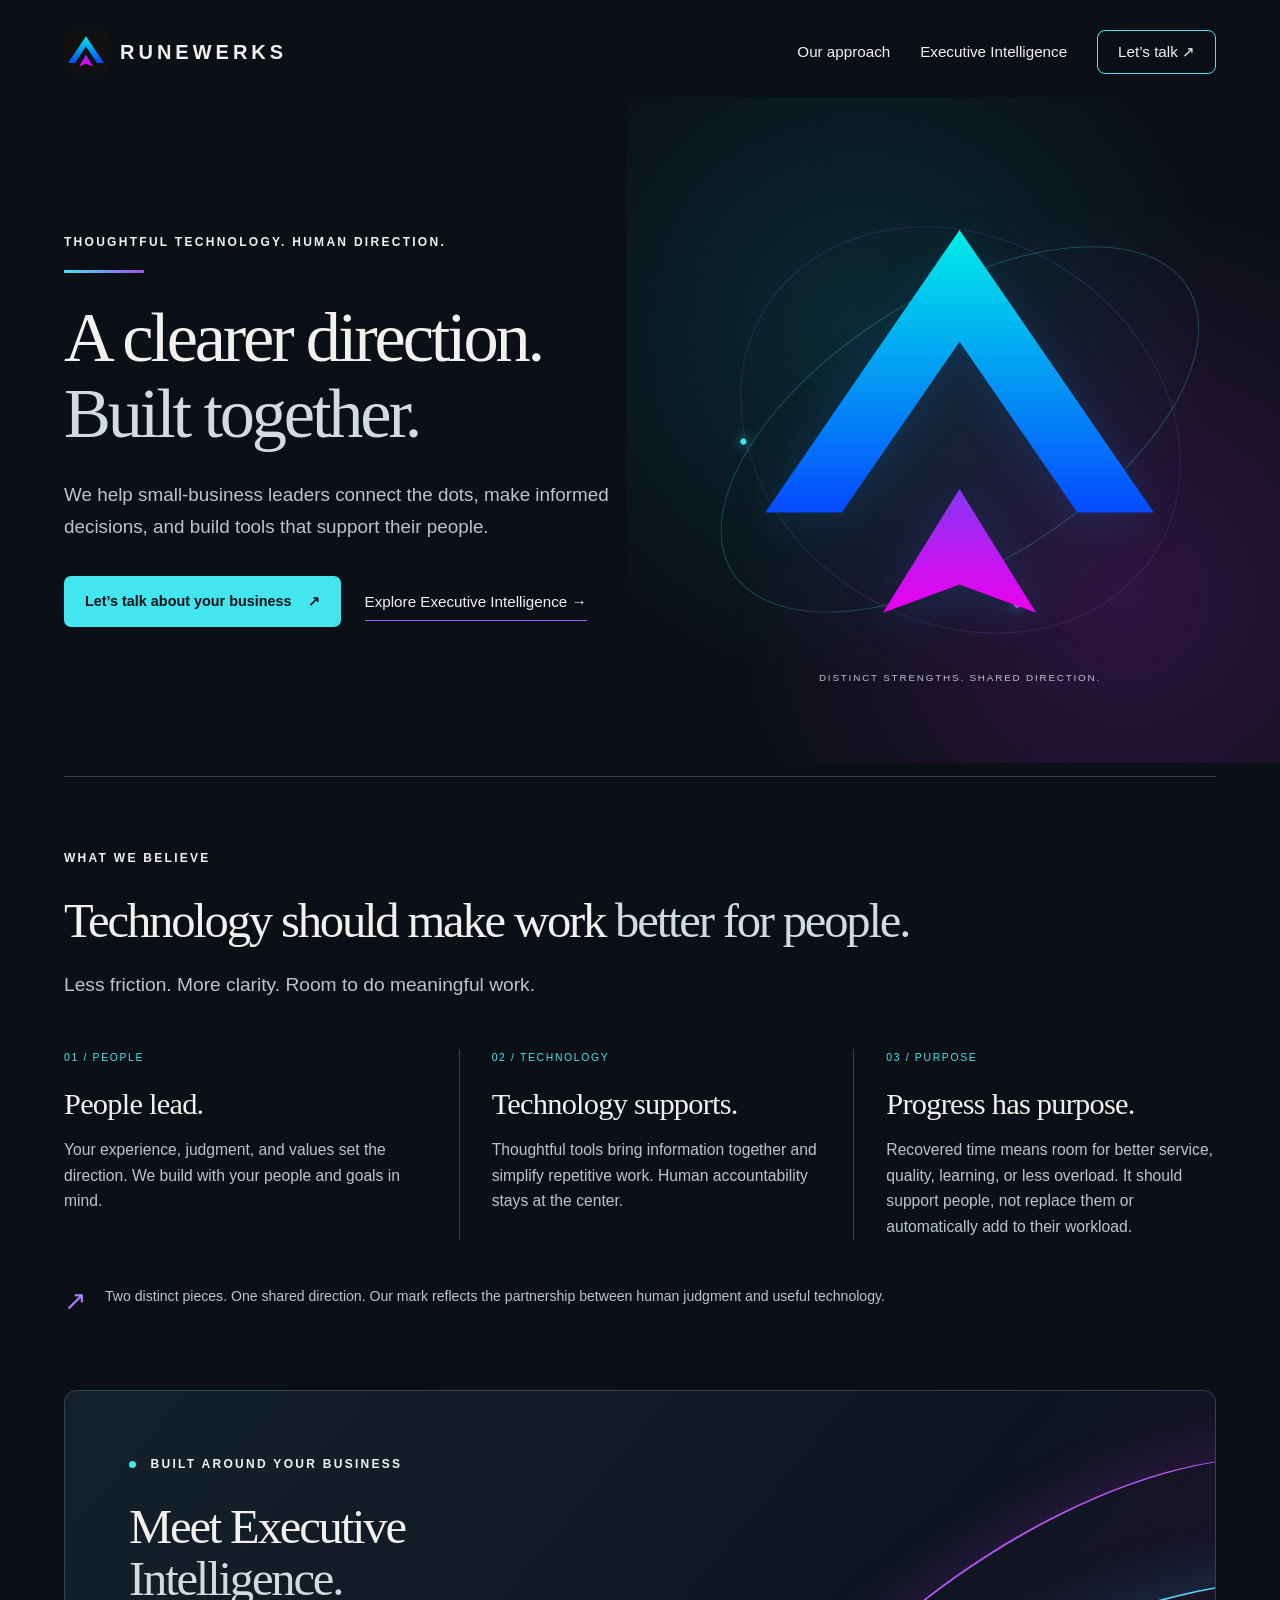
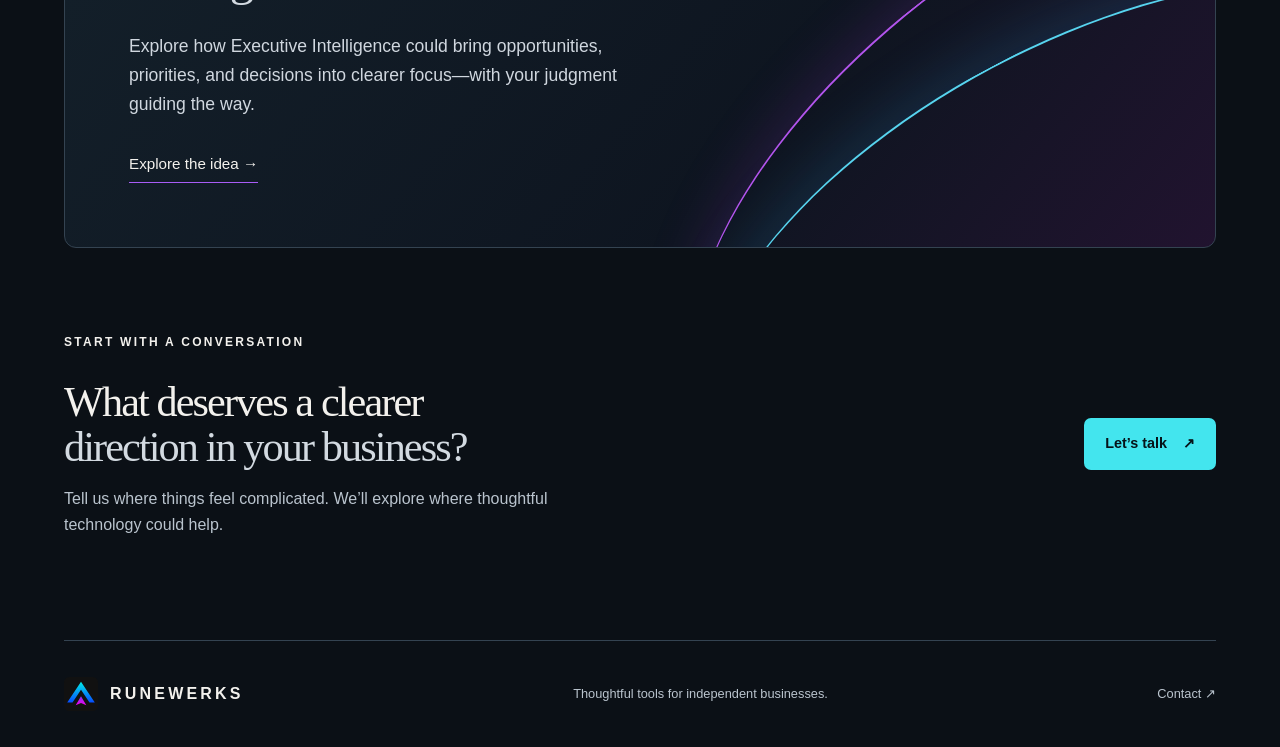
<file: index.html>
<!DOCTYPE html>
<html lang="en">
<head>
  <meta charset="UTF-8">
  <meta name="viewport" content="width=device-width, initial-scale=1">
  <title>Runewerks | A clearer direction. Built together.</title>
  <meta name="description" content="Thoughtful technology for independent businesses. Runewerks brings human judgment, software engineering, and useful automation together.">
  <meta name="theme-color" content="#0b1016">
  <link rel="icon" type="image/svg+xml" sizes="any" href="/favicon.svg">
  <link rel="stylesheet" href="css/home.css">
</head>
<body>
  <a class="skip-link" href="#main">Skip to content</a>
  <div class="shell">
    <header class="header">
      <a class="wordmark" href="index.html" aria-label="Runewerks home"><img src="favicon.svg" width="44" height="44" alt="">Runewerks</a>
      <nav aria-label="Main navigation"><a href="#approach">Our approach</a><a href="executive-intelligence.html">Executive Intelligence</a><a class="nav-contact" href="contact.html">Let’s talk <span aria-hidden="true">↗</span></a></nav>
    </header>
    <main id="main">
      <section class="hero" aria-labelledby="hero-title">
        <div class="hero-copy">
          <p class="eyebrow">Thoughtful technology. Human direction.</p>
          <h1 id="hero-title">A clearer direction.<br><em>Built together.</em></h1>
          <p class="intro">We help small-business leaders connect the dots, make informed decisions, and build tools that support their people.</p>
          <div class="actions"><a class="button" href="contact.html">Let’s talk about your business <span aria-hidden="true">↗</span></a><a class="text-link" href="executive-intelligence.html">Explore Executive Intelligence <span aria-hidden="true">→</span></a></div>
        </div>
        <div class="hero-art" aria-hidden="true">
          <div class="aura"></div><div class="orbit orbit-one"></div><div class="orbit orbit-two"></div>
          <svg class="northward" viewBox="0 0 400 430" xmlns="http://www.w3.org/2000/svg">
            <defs><linearGradient id="direction" x1="200" y1="45" x2="200" y2="285" gradientUnits="userSpaceOnUse"><stop stop-color="#00eee8"/><stop offset="1" stop-color="#064bff"/></linearGradient><linearGradient id="human" x1="200" y1="265" x2="200" y2="370" gradientUnits="userSpaceOnUse"><stop stop-color="#8736f5"/><stop offset="1" stop-color="#ed00ee"/></linearGradient></defs>
            <path d="M200 45 365 285H300L200 140 100 285H35Z" fill="url(#direction)"/>
            <path d="M200 265 265 370 200 346 135 370Z" fill="url(#human)"/>
          </svg>
          <span class="art-label">Distinct strengths. Shared direction.</span>
        </div>
      </section>
      <section class="approach" id="approach" aria-labelledby="approach-title">
        <p class="eyebrow">What we believe</p>
        <h2 id="approach-title">Technology should make work <em>better for people.</em></h2>
        <p class="section-intro">Less friction. More clarity. Room to do meaningful work.</p>
        <div class="principles">
          <article><span class="number">01 / PEOPLE</span><h3>People lead.</h3><p>Your experience, judgment, and values set the direction. We build with your people and goals in mind.</p></article>
          <article><span class="number">02 / TECHNOLOGY</span><h3>Technology supports.</h3><p>Thoughtful tools bring information together and simplify repetitive work. Human accountability stays at the center.</p></article>
          <article><span class="number">03 / PURPOSE</span><h3>Progress has purpose.</h3><p>Recovered time means room for better service, quality, learning, or less overload. It should support people, not replace them or automatically add to their workload.</p></article>
        </div>
        <p class="brand-note"><span class="note-mark" aria-hidden="true">↗</span> Two distinct pieces. One shared direction. Our mark reflects the partnership between human judgment and useful technology.</p>
      </section>
      <section class="product" aria-labelledby="product-title">
        <div class="product-copy"><p class="eyebrow"><span class="status-dot" aria-hidden="true"></span> Built around your business</p><h2 id="product-title">Meet Executive<br><em>Intelligence.</em></h2><p>Explore how Executive Intelligence could bring opportunities, priorities, and decisions into clearer focus—with your judgment guiding the way.</p><a class="text-link" href="executive-intelligence.html">Explore the idea <span aria-hidden="true">→</span></a></div>
        <div class="ribbon ribbon-one" aria-hidden="true"></div><div class="ribbon ribbon-two" aria-hidden="true"></div>
      </section>
      <section class="closing" aria-labelledby="closing-title"><div><p class="eyebrow">Start with a conversation</p><h2 id="closing-title">What deserves a clearer<br><em>direction in your business?</em></h2><p>Tell us where things feel complicated. We’ll explore where thoughtful technology could help.</p></div><a class="button" href="contact.html">Let’s talk <span aria-hidden="true">↗</span></a></section>
    </main>
    <footer><a class="wordmark" href="index.html"><img src="favicon.svg" width="34" height="34" alt="">Runewerks</a><p>Thoughtful tools for independent businesses.</p><a href="contact.html">Contact <span aria-hidden="true">↗</span></a></footer>
  </div>
</body>
</html>
</file>
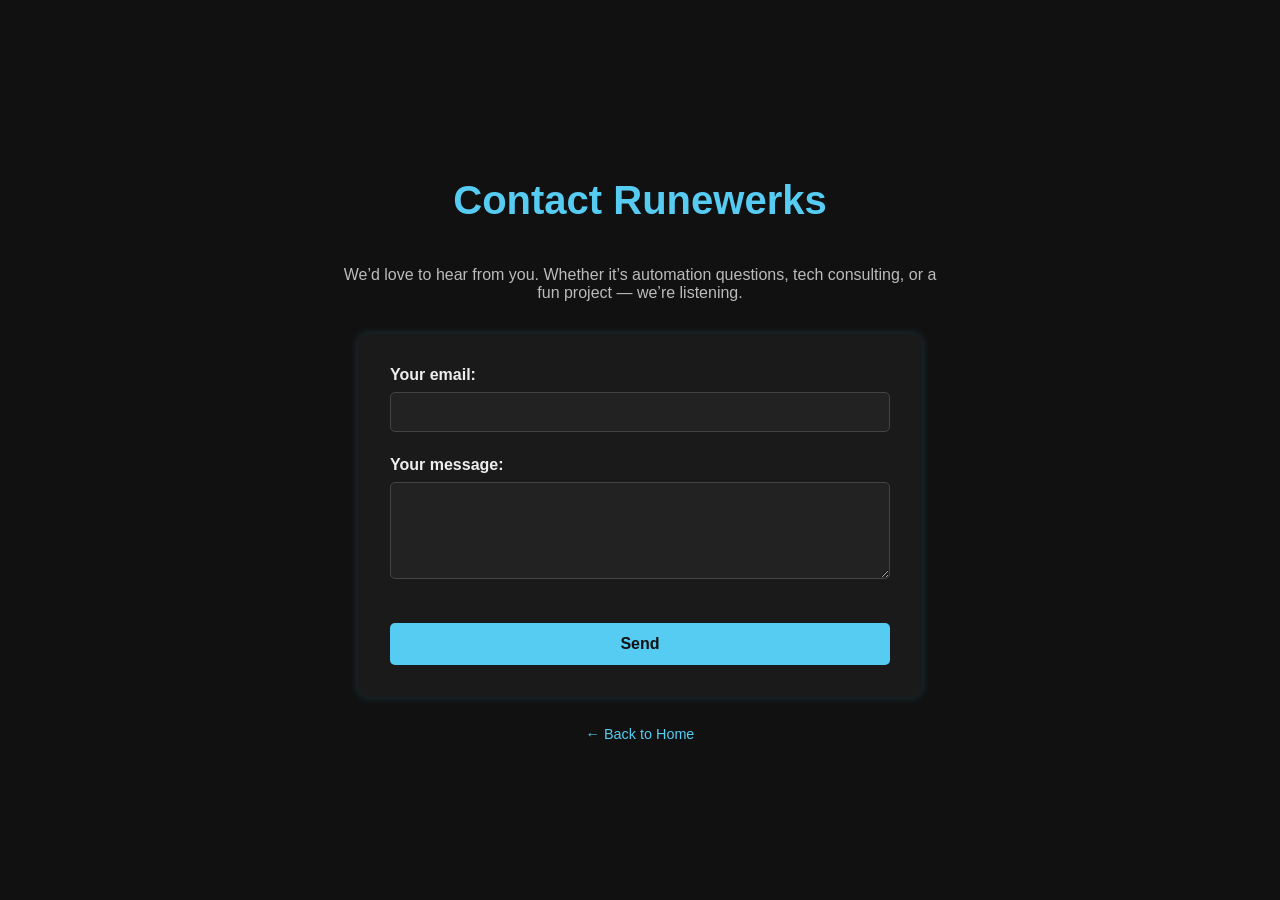
<file: contact.html>
<!DOCTYPE html>
<html lang="en">
<head>
  <meta charset="UTF-8">
  <title>Contact Runewerks</title>
  <meta name="viewport" content="width=device-width, initial-scale=1.0">
  <style>
    body {
      background-color: #111;
      color: #eee;
      font-family: 'Segoe UI', sans-serif;
      margin: 0;
      padding: 0;
      display: flex;
      flex-direction: column;
      align-items: center;
      justify-content: center;
      min-height: 100vh;
    }

    h1 {
      font-size: 2.5em;
      margin-top: 0.5em;
      color: #56ccf2;
    }

    p {
      color: #bbb;
      max-width: 600px;
      text-align: center;
      margin-bottom: 2em;
      padding: 0 1em;
    }

    form {
      background-color: #1a1a1a;
      padding: 2em;
      border-radius: 10px;
      box-shadow: 0 0 10px rgba(86, 204, 242, 0.2);
      max-width: 500px;
      width: 90%;
      display: flex;
      flex-direction: column;
    }

    label {
      color: #eee;
      margin-bottom: 0.5em;
      font-weight: 600;
    }

    input, textarea {
      background-color: #222;
      color: #eee;
      border: 1px solid #444;
      border-radius: 5px;
      padding: 10px;
      margin-bottom: 1.5em;
      font-size: 1em;
    }

    input:focus, textarea:focus {
      border-color: #56ccf2;
      outline: none;
    }

    .g-recaptcha {
      margin-bottom: 1.5em;
      align-self: center;
    }

    button {
      background-color: #56ccf2;
      color: #111;
      border: none;
      border-radius: 5px;
      padding: 12px;
      font-weight: bold;
      font-size: 1em;
      cursor: pointer;
      transition: background 0.3s ease;
    }

    button:hover {
      background-color: #2d9cdb;
    }

    a {
      margin-top: 2em;
      color: #56ccf2;
      text-decoration: none;
      font-size: 0.9em;
    }

    a:hover {
      text-decoration: underline;
    }
  </style>
  <link rel="icon" type="image/svg+xml" sizes="any" href="/favicon.svg">
</head>
<body>
  <h1>Contact Runewerks</h1>
  <p>We’d love to hear from you. Whether it’s automation questions, tech consulting, or a fun project — we’re listening.</p>

  <form action="https://formspree.io/f/xyzjwkdz" method="POST">
    <input type="hidden" name="_redirect" value="https://runewerks.com/thankyou.html">
    <!-- your existing form inputs... -->
    <label for="email">Your email:</label>
    <input type="email" id="email" name="email" required>

    <label for="message">Your message:</label>
    <textarea id="message" name="message" rows="5" required></textarea>

    <div class="g-recaptcha" 
         data-sitekey="6LdeSl0rAAAAAJLibDVxBeUf2EX7A9DpqERlvI27" 
         data-theme="dark"></div>

    <button type="submit">Send</button>
  </form>

  <a href="index.html">← Back to Home</a>

  <script src="https://www.google.com/recaptcha/api.js" async defer></script>
</body>
</html>
</file>
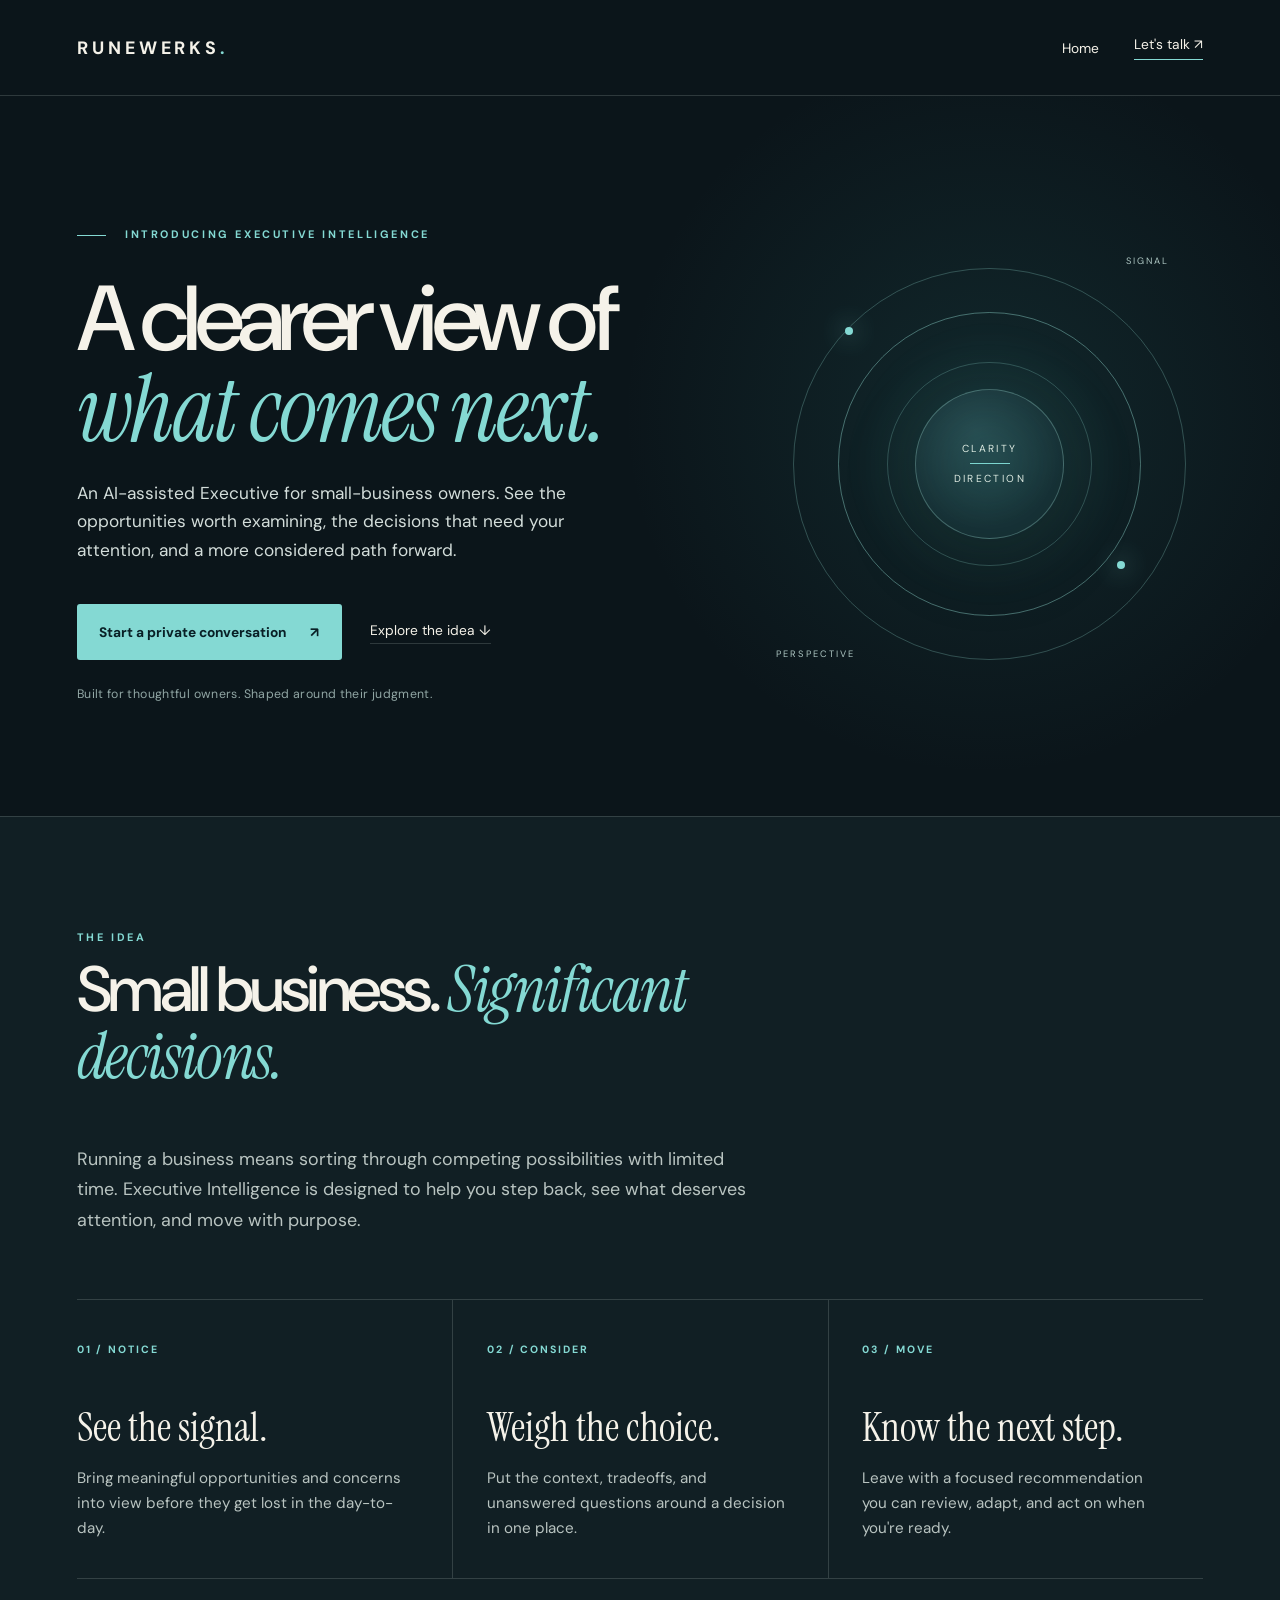
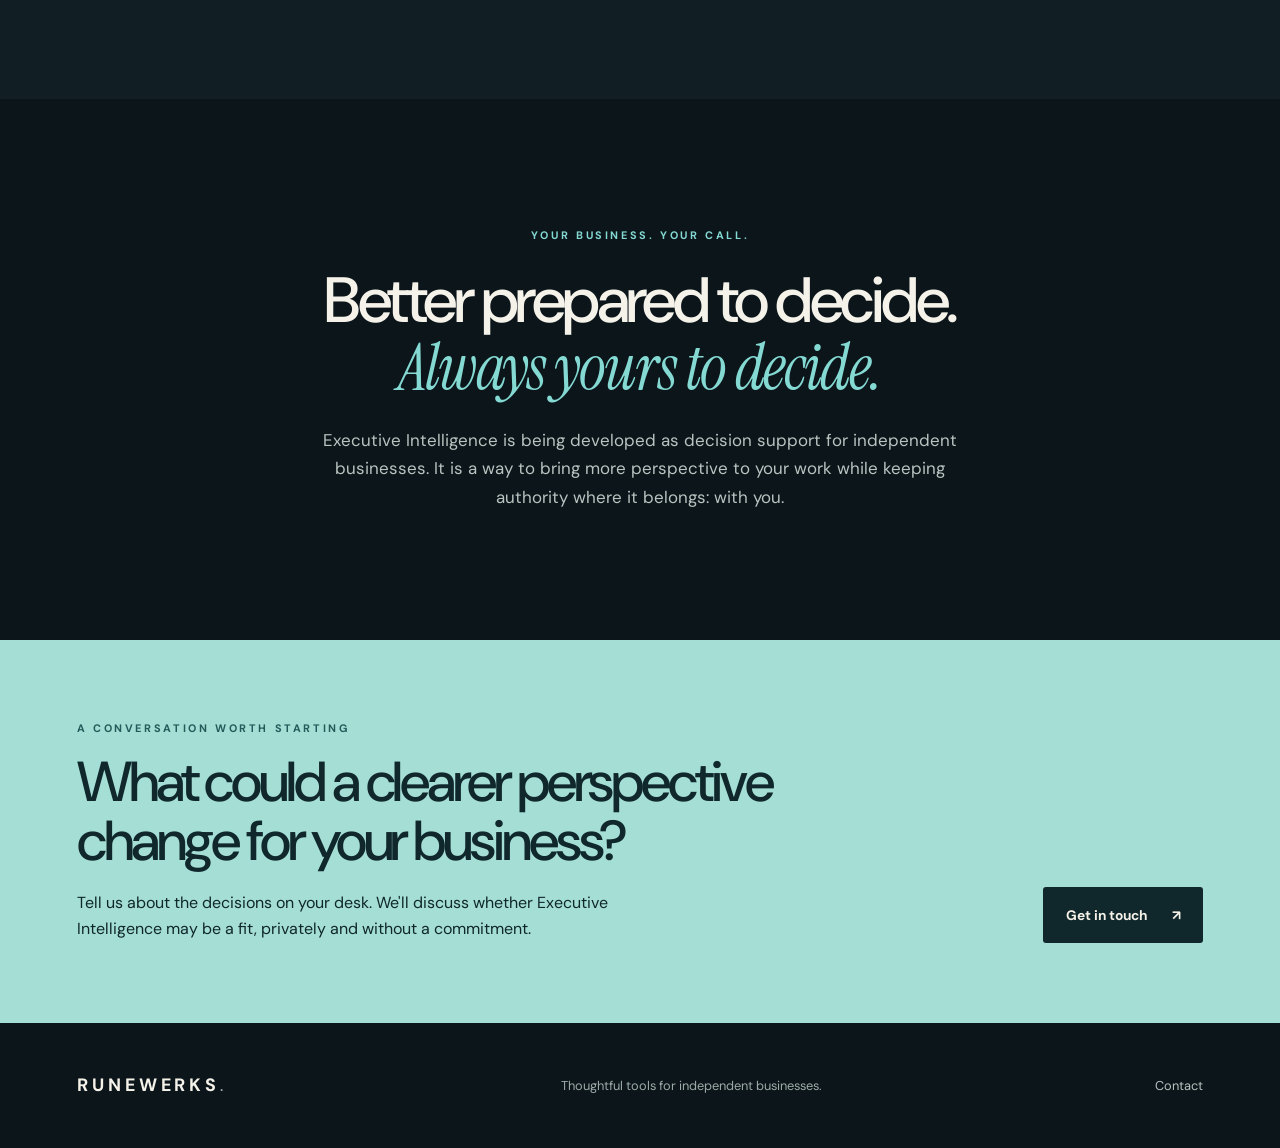
<file: executive-intelligence.html>
<!DOCTYPE html>
<html lang="en">
<head>
  <meta charset="UTF-8">
  <meta name="viewport" content="width=device-width, initial-scale=1.0">
  <meta name="description" content="Executive Intelligence from Runewerks gives small-business owners a clearer view of opportunities, priorities, and the decisions ahead.">
  <meta name="theme-color" content="#0b151a">
  <title>Executive Intelligence | Runewerks</title>
  <link rel="stylesheet" href="css/executive-intelligence.css">
  <link rel="icon" type="image/svg+xml" sizes="any" href="/favicon.svg">
</head>
<body>
  <div class="page-shell">
    <header class="site-header">
      <a class="wordmark" href="index.html" aria-label="Runewerks home">RUNEWERKS<span class="wordmark-dot">.</span></a>
      <nav aria-label="Main navigation">
        <a href="index.html">Home</a>
        <a class="nav-contact" href="contact.html">Let's talk <span aria-hidden="true">↗</span></a>
      </nav>
    </header>

    <main>
      <section class="hero" aria-labelledby="hero-title">
        <div class="hero-copy">
          <p class="eyebrow"><span class="eyebrow-line" aria-hidden="true"></span> INTRODUCING EXECUTIVE INTELLIGENCE</p>
          <h1 id="hero-title">A clearer view of <em>what comes next.</em></h1>
          <p class="hero-intro">An AI-assisted Executive for small-business owners. See the opportunities worth examining, the decisions that need your attention, and a more considered path forward.</p>
          <div class="hero-actions">
            <a class="button button-primary" href="contact.html">Start a private conversation <span aria-hidden="true">↗</span></a>
            <a class="text-link" href="#the-idea">Explore the idea <span aria-hidden="true">↓</span></a>
          </div>
          <p class="hero-note">Built for thoughtful owners. Shaped around their judgment.</p>
        </div>
        <div class="hero-art" aria-hidden="true">
          <div class="orbit orbit-one"></div>
          <div class="orbit orbit-two"></div>
          <div class="orbit orbit-three"></div>
          <div class="orbit-center"><span>CLARITY</span><span class="center-line"></span><span>DIRECTION</span></div>
          <span class="art-label art-label-top">SIGNAL</span>
          <span class="art-label art-label-bottom">PERSPECTIVE</span>
        </div>
      </section>

      <section class="idea-section" id="the-idea" aria-labelledby="idea-title">
        <div class="section-heading">
          <p class="eyebrow">THE IDEA</p>
          <h2 id="idea-title">Small business. <em>Significant decisions.</em></h2>
        </div>
        <p class="section-lead">Running a business means sorting through competing possibilities with limited time. Executive Intelligence is designed to help you step back, see what deserves attention, and move with purpose.</p>
        <div class="value-grid">
          <article class="value-card">
            <span class="card-number">01 / NOTICE</span>
            <h3>See the signal.</h3>
            <p>Bring meaningful opportunities and concerns into view before they get lost in the day-to-day.</p>
          </article>
          <article class="value-card">
            <span class="card-number">02 / CONSIDER</span>
            <h3>Weigh the choice.</h3>
            <p>Put the context, tradeoffs, and unanswered questions around a decision in one place.</p>
          </article>
          <article class="value-card">
            <span class="card-number">03 / MOVE</span>
            <h3>Know the next step.</h3>
            <p>Leave with a focused recommendation you can review, adapt, and act on when you're ready.</p>
          </article>
        </div>
      </section>

      <section class="control-section" aria-labelledby="control-title">
        <p class="eyebrow">YOUR BUSINESS. YOUR CALL.</p>
        <h2 id="control-title">Better prepared to decide.<br><em>Always yours to decide.</em></h2>
        <p>Executive Intelligence is being developed as decision support for independent businesses. It is a way to bring more perspective to your work while keeping authority where it belongs: with you.</p>
      </section>

      <section class="closing-section" aria-labelledby="closing-title">
        <div>
          <p class="eyebrow">A CONVERSATION WORTH STARTING</p>
          <h2 id="closing-title">What could a clearer perspective change for your business?</h2>
          <p>Tell us about the decisions on your desk. We'll discuss whether Executive Intelligence may be a fit, privately and without a commitment.</p>
        </div>
        <a class="button button-light" href="contact.html">Get in touch <span aria-hidden="true">↗</span></a>
      </section>
    </main>

    <footer class="site-footer">
      <a class="wordmark" href="index.html" aria-label="Runewerks home">RUNEWERKS<span class="wordmark-dot">.</span></a>
      <span>Thoughtful tools for independent businesses.</span>
      <a href="contact.html">Contact</a>
    </footer>
  </div>
</body>
</html>
</file>
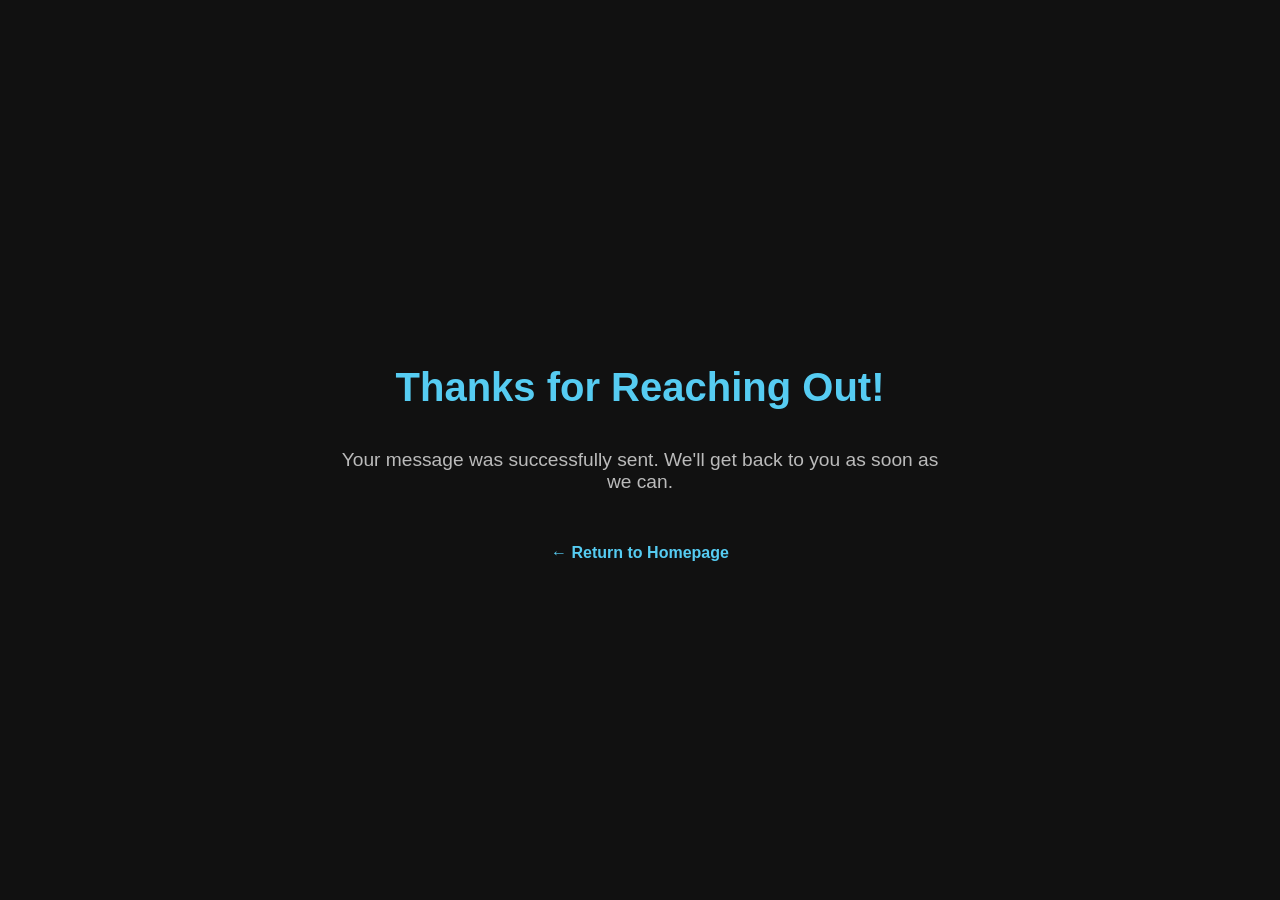
<file: thankyou.html>
<!DOCTYPE html>
<html lang="en">
<head>
  <meta charset="UTF-8">
  <title>Thanks – Runewerks</title>
  <meta name="viewport" content="width=device-width, initial-scale=1.0">
  <style>
    body {
      background-color: #111;
      color: #eee;
      font-family: 'Segoe UI', sans-serif;
      margin: 0;
      padding: 0;
      display: flex;
      flex-direction: column;
      align-items: center;
      justify-content: center;
      min-height: 100vh;
      text-align: center;
    }

    h1 {
      font-size: 2.5em;
      color: #56ccf2;
      margin-bottom: 0.5em;
    }

    p {
      font-size: 1.2em;
      color: #bbb;
      max-width: 600px;
      padding: 0 1em;
    }

    a {
      margin-top: 2em;
      color: #56ccf2;
      text-decoration: none;
      font-weight: bold;
    }

    a:hover {
      text-decoration: underline;
    }
  </style>
  <link rel="icon" type="image/svg+xml" sizes="any" href="/favicon.svg">
</head>
<body>
  <h1>Thanks for Reaching Out!</h1>
  <p>Your message was successfully sent. We'll get back to you as soon as we can.</p>
  <a href="index.html">← Return to Homepage</a>
</body>
</html>
</file>
<file: css/home.css>
:root{color-scheme:dark;--bg:#0b1016;--ink:#f3f1ed;--muted:#bac4ce;--cyan:#43e5ee;--line:#344351}
*{box-sizing:border-box}html{scroll-behavior:smooth;scroll-padding-top:2rem}body{margin:0;background:var(--bg);color:var(--ink);font-family:"Segoe UI",Arial,sans-serif;line-height:1.65}a{color:inherit;text-decoration:none}a:focus-visible{outline:3px solid var(--cyan);outline-offset:7px}a:hover{color:var(--cyan)}.shell{max-width:1440px;margin:auto;padding:0 5%}.skip-link{position:absolute;top:-100px;left:1rem;padding:.7rem 1rem;background:var(--ink);color:var(--bg);z-index:10}.skip-link:focus{top:1rem}.header{display:flex;justify-content:space-between;align-items:center;gap:2rem;padding:30px 0}.wordmark{display:inline-flex;align-items:center;gap:12px;font-size:1.25rem;font-weight:650;letter-spacing:.2em;text-transform:uppercase}.wordmark img{flex-shrink:0}nav{display:flex;align-items:center;gap:30px;font-size:.95rem}.nav-contact{border:1px solid var(--cyan);border-radius:8px;padding:8px 20px}.hero{display:grid;grid-template-columns:1.25fr 1fr;align-items:center;min-height:640px;padding:70px 0 90px;position:relative}.hero-copy{position:relative;z-index:2}.eyebrow{text-transform:uppercase;letter-spacing:.19em;font-size:.75rem;font-weight:650;margin:0 0 26px}.hero .eyebrow:after{content:"";display:block;width:80px;height:3px;margin-top:18px;background:linear-gradient(90deg,var(--cyan),#a24ef3)}h1,h2,h3{font-family:Georgia,"Times New Roman",serif;font-weight:400;line-height:1.08;letter-spacing:-.045em;margin:0}h1{font-size:clamp(3.5rem,5.5vw,5.6rem);position:relative;margin-right:-90px}em{font-style:normal;color:#d3dae1}h2{font-size:clamp(2.3rem,3.8vw,3.8rem)}h3{font-size:1.9rem;letter-spacing:-.025em}.intro{max-width:580px;font-size:1.18rem;color:var(--muted);margin:28px 0 34px}.actions{display:flex;align-items:center;gap:24px;flex-wrap:wrap}.button{display:inline-flex;align-items:center;justify-content:center;gap:16px;background:var(--cyan);color:#061318;padding:14px 21px;border-radius:7px;font-size:.9rem;font-weight:700;transition:background .2s,transform .2s}.button:hover{color:#061318;background:#9df8fc;transform:translateY(-2px)}.text-link{display:inline-block;border-bottom:1px solid #a85cf6;padding:6px 0;font-size:.95rem}.hero-art{position:relative;isolation:isolate;aspect-ratio:1;min-width:0;display:flex;align-items:center;justify-content:center}.northward{width:92%;z-index:1;filter:drop-shadow(0 8px 20px #1674c130)}.aura{position:absolute;inset:-15%;z-index:-1;background:radial-gradient(ellipse at 35% 35%,#00bbdd27,transparent 58%),radial-gradient(ellipse at 75% 75%,#b324e935,transparent 55%)}.orbit{position:absolute;width:105%;height:53%;border:1px solid #42d9e445;border-radius:50%;transform:rotate(-32deg)}.orbit:after{content:"";position:absolute;top:10%;left:14%;width:6px;height:6px;background:var(--cyan);border-radius:50%;box-shadow:0 0 12px var(--cyan)}.orbit-two{width:90%;height:75%;transform:rotate(32deg);border-color:#9360dc30}.orbit-two:after{background:#cb58ed;top:80%;left:80%}.art-label{position:absolute;bottom:0;text-transform:uppercase;letter-spacing:.18em;font-size:.62rem;color:var(--muted)}.approach{border-top:1px solid var(--line);padding:72px 0}.approach h2{max-width:900px}.section-intro{font-size:1.2rem;color:var(--muted);margin:22px 0 48px}.principles{display:grid;grid-template-columns:repeat(3,1fr);gap:32px}.principles article+article{border-left:1px solid var(--line);padding-left:32px}.number{display:block;font-size:.65rem;letter-spacing:.16em;color:var(--cyan);margin-bottom:22px}.principles p{color:var(--muted);font-size:.98rem;margin-bottom:0}.brand-note{display:flex;gap:18px;max-width:850px;margin:45px 0 0;color:var(--muted);font-size:.88rem}.note-mark{font-size:1.7rem;color:#b07bf7;line-height:1.2}.product{position:relative;isolation:isolate;overflow:hidden;border:1px solid var(--line);border-radius:12px;background:linear-gradient(130deg,#14212b,#0e1520 65%,#21132f);padding:64px;min-height:430px}.product-copy{position:relative;z-index:2;max-width:620px}.product p:not(.eyebrow){max-width:490px;font-size:1.1rem;color:#d0d7df;margin:26px 0}.status-dot{display:inline-block;width:7px;height:7px;border-radius:50%;background:var(--cyan);margin-right:9px}.ribbon{position:absolute;z-index:-1;width:850px;height:420px;right:-300px;bottom:-215px;border-radius:50%;border-top:2px solid #57d4ef;transform:rotate(-28deg);box-shadow:0 -20px 50px #20a5dd24}.ribbon-two{right:-260px;bottom:-130px;border-color:#b254ec;transform:rotate(-38deg);box-shadow:0 -15px 50px #a438de25}.closing{padding:85px 0;display:flex;align-items:center;justify-content:space-between;gap:32px}.closing h2{font-size:clamp(2.1rem,3.3vw,3.1rem)}.closing p:not(.eyebrow){color:var(--muted);max-width:550px}.closing .button{flex-shrink:0}footer{border-top:1px solid var(--line);padding:30px 0;display:flex;align-items:center;justify-content:space-between;gap:24px}footer .wordmark{font-size:1rem}footer p,footer>a:last-child{font-size:.8rem;color:var(--muted)}
@media(min-width:1450px){h1{font-size:5.6rem}}
@media(max-width:1000px){nav{gap:18px;font-size:.85rem}.hero{min-height:560px;padding-top:50px}h1{font-size:4rem}.intro{font-size:1.05rem}.product{padding:45px}.principles{gap:22px}.principles article+article{padding-left:22px}footer{flex-wrap:wrap}}
@media(max-width:700px){.shell{padding:0 6%}.header{align-items:flex-start;flex-direction:column;gap:20px;padding:22px 0}nav{width:100%;gap:16px;flex-wrap:wrap;font-size:.8rem}.nav-contact{padding:6px 12px}.wordmark{font-size:1.1rem}.hero{grid-template-columns:1fr;padding:44px 0 35px;min-height:0;gap:24px}h1{font-size:clamp(2.9rem,10vw,4.2rem);margin-right:0}.eyebrow{font-size:.65rem;letter-spacing:.13em}.intro{font-size:1.05rem;max-width:none}.actions{gap:18px}.button{padding:13px 17px}.hero-art{width:80%;max-width:350px;justify-self:center}.art-label{font-size:.54rem;letter-spacing:.11em}.approach{padding:48px 0}.section-intro{font-size:1.05rem;margin-bottom:32px}.principles{grid-template-columns:1fr;gap:27px}.principles article+article{border-left:0;border-top:1px solid var(--line);padding:25px 0 0}.number{margin-bottom:12px}.brand-note{margin-top:32px}.product{padding:32px 25px;min-height:430px}.product p:not(.eyebrow){font-size:1rem}.ribbon{opacity:.55;right:-550px}.ribbon-two{right:-520px}.closing{padding:50px 0;align-items:flex-start;flex-direction:column;gap:12px}footer{align-items:flex-start;gap:12px;padding:25px 0}footer p{flex-basis:100%;margin:0}h2{font-size:2.3rem}}
@media(prefers-reduced-motion:reduce){html{scroll-behavior:auto}*,*:before,*:after{transition:none!important}}
</file>
<file: css/executive-intelligence.css>
@import url('https://fonts.googleapis.com/css2?family=DM+Sans:wght@400;500;600;700&family=Instrument+Serif:ital@0;1&display=swap');

:root {
  color-scheme: dark;
  --ink: #0b151a;
  --ink-soft: #111f24;
  --cream: #f5f2e9;
  --muted: #b9c4c1;
  --aqua: #84d9d3;
  --line: rgba(226, 241, 232, 0.16);
}

* { box-sizing: border-box; }
html { scroll-behavior: smooth; }
body { margin: 0; background: var(--ink); color: var(--cream); font-family: 'DM Sans', 'Segoe UI', sans-serif; }
a { color: inherit; }
a:focus-visible { outline: 2px solid var(--aqua); outline-offset: 5px; }
.page-shell { overflow: hidden; }
.site-header, .site-footer { max-width: 1360px; margin: 0 auto; padding: 0 6%; display: flex; align-items: center; justify-content: space-between; }
.site-header { min-height: 96px; border-bottom: 1px solid var(--line); }
.wordmark { font-size: 1.12rem; font-weight: 700; letter-spacing: 0.22em; text-decoration: none; white-space: nowrap; }
.wordmark-dot { color: var(--aqua); }
.site-header nav { display: flex; align-items: center; gap: 2.2rem; }
.site-header nav a { font-size: 0.86rem; text-decoration: none; }
.site-header nav a:hover, .site-footer a:hover, .text-link:hover { color: var(--aqua); }
.nav-contact { border-bottom: 1px solid var(--aqua); padding-bottom: 0.35rem; }

.hero { position: relative; max-width: 1360px; min-height: 720px; margin: 0 auto; padding: 7rem 6% 6rem; display: grid; grid-template-columns: minmax(0, 1.22fr) minmax(300px, 0.78fr); align-items: center; gap: 2rem; }
.hero::before { content: ''; position: absolute; inset: 0; z-index: -1; background: radial-gradient(circle at 77% 44%, rgba(50, 135, 134, 0.16), transparent 34%); }
.hero-copy { position: relative; z-index: 1; }
.eyebrow { color: var(--aqua); font-size: 0.68rem; font-weight: 700; letter-spacing: 0.24em; line-height: 1.5; }
.eyebrow-line { display: inline-block; width: 29px; height: 1px; background: currentColor; vertical-align: middle; margin-right: 0.85rem; }
h1, h2, h3, p { margin-top: 0; }
h1, h2, h3 { font-weight: 500; }
h1 { max-width: 800px; margin: 2rem 0 1.5rem; font-size: clamp(4.4rem, 7.2vw, 8rem); letter-spacing: -0.068em; line-height: 0.98; }
h1 em, h2 em { color: var(--aqua); font-family: 'Instrument Serif', Georgia, serif; font-weight: 400; letter-spacing: -0.025em; }
.hero-intro { max-width: 550px; color: #d3ddda; font-size: clamp(1.05rem, 1.35vw, 1.3rem); line-height: 1.65; }
.hero-actions { margin-top: 2.5rem; display: flex; align-items: center; gap: 1.8rem; flex-wrap: wrap; }
.button { min-height: 56px; padding: 0.9rem 1.4rem; display: inline-flex; align-items: center; justify-content: center; gap: 1.5rem; border-radius: 3px; text-decoration: none; font-size: 0.86rem; font-weight: 700; transition: transform 160ms ease, background-color 160ms ease; }
.button:hover { transform: translateY(-2px); }
.button-primary { background: var(--aqua); color: #092026; }
.button-primary:hover { background: #a8ebe4; }
.text-link { font-size: 0.86rem; text-decoration: none; border-bottom: 1px solid var(--line); padding-bottom: 0.3rem; }
.hero-note { margin: 1.6rem 0 0; color: #91a6a4; font-size: 0.77rem; letter-spacing: 0.03em; }

.hero-art { width: min(100%, 510px); aspect-ratio: 1; position: relative; justify-self: center; display: grid; place-items: center; }
.hero-art::before { content: ''; position: absolute; width: 64%; aspect-ratio: 1; border-radius: 50%; background: radial-gradient(circle, rgba(84, 195, 185, 0.18), transparent 68%); filter: blur(13px); }
.orbit { position: absolute; border: 1px solid rgba(149, 221, 211, 0.27); border-radius: 50%; }
.orbit-one { width: 92%; aspect-ratio: 1; }
.orbit-two { width: 71%; aspect-ratio: 1; border-color: rgba(149, 221, 211, 0.42); }
.orbit-three { width: 48%; aspect-ratio: 1; border-color: rgba(149, 221, 211, 0.24); }
.orbit-one::after, .orbit-two::before { content: ''; position: absolute; width: 8px; height: 8px; border-radius: 50%; background: var(--aqua); box-shadow: 0 0 24px var(--aqua); }
.orbit-one::after { top: 15%; left: 13%; }
.orbit-two::before { right: 5%; bottom: 15%; }
.orbit-center { width: 35%; aspect-ratio: 1; border-radius: 50%; background: radial-gradient(circle at 40% 28%, #203c42, #102329 70%); border: 1px solid rgba(175, 235, 226, 0.3); display: flex; flex-direction: column; align-items: center; justify-content: center; gap: 0.5rem; font-size: 0.64rem; letter-spacing: 0.23em; box-shadow: 0 24px 70px rgba(0, 0, 0, 0.25); }
.center-line { width: 40px; height: 1px; background: var(--aqua); }
.art-label { position: absolute; color: #afc8c4; font-size: 0.58rem; letter-spacing: 0.22em; }
.art-label-top { top: 1%; right: 8%; }
.art-label-bottom { bottom: 4%; left: 0; }

.idea-section { border-top: 1px solid var(--line); background: var(--ink-soft); padding: 7rem max(6%, calc((100% - 1196px) / 2)) 7.5rem; }
.section-heading { max-width: 760px; }
h2 { font-size: clamp(2.9rem, 5vw, 5.4rem); line-height: 1.05; letter-spacing: -0.055em; }
.section-lead { max-width: 680px; color: var(--muted); font-size: 1.12rem; line-height: 1.7; }
.value-grid { margin-top: 4rem; display: grid; grid-template-columns: repeat(3, minmax(0, 1fr)); border-top: 1px solid var(--line); border-bottom: 1px solid var(--line); }
.value-card { padding: 2.3rem 2.1rem 2.3rem 0; }
.value-card + .value-card { border-left: 1px solid var(--line); padding-left: 2.1rem; }
.card-number { color: var(--aqua); font-size: 0.66rem; font-weight: 700; letter-spacing: 0.18em; }
.value-card h3 { margin: 2.7rem 0 0.8rem; font-family: 'Instrument Serif', Georgia, serif; font-size: 2.5rem; }
.value-card p { margin-bottom: 0; color: var(--muted); line-height: 1.65; font-size: 0.95rem; }

.control-section { max-width: 1360px; margin: 0 auto; padding: 8rem 6%; text-align: center; }
.control-section h2 { margin: 1.5rem auto; max-width: 900px; }
.control-section > p:last-child { max-width: 650px; margin: 0 auto; color: var(--muted); line-height: 1.7; font-size: 1.06rem; }
.closing-section { margin: 0 auto; padding: 5rem max(6%, calc((100% - 1196px) / 2)); background: #a4ded4; color: #10272b; display: flex; align-items: end; justify-content: space-between; gap: 3rem; }
.closing-section .eyebrow { color: #245a59; }
.closing-section h2 { max-width: 720px; margin: 1rem 0 1.2rem; font-size: clamp(2.7rem, 4.4vw, 4.7rem); }
.closing-section p:last-child { max-width: 560px; margin-bottom: 0; line-height: 1.65; }
.button-light { flex: 0 0 auto; background: #10272b; color: var(--cream); }
.button-light:hover { background: #23434a; }
.site-footer { min-height: 125px; gap: 1rem; }
.site-footer span { color: #9daca9; font-size: 0.8rem; }
.site-footer > a:last-child { color: var(--muted); font-size: 0.8rem; text-decoration: none; }

@media (max-width: 900px) {
  .hero { min-height: 0; padding-top: 5rem; grid-template-columns: 1fr; }
  .hero-art { width: min(75%, 440px); margin: -1rem auto 0; }
  .idea-section { padding-left: 6%; padding-right: 6%; }
  .closing-section { padding-left: 6%; padding-right: 6%; }
}
@media (max-width: 650px) {
  .site-header { min-height: 75px; }
  .wordmark { font-size: 0.92rem; letter-spacing: 0.16em; }
  .site-header nav { gap: 1.1rem; }
  .site-header nav a { font-size: 0.78rem; }
  .hero { padding: 4.5rem 6% 5rem; }
  h1 { font-size: clamp(3.6rem, 13vw, 5.5rem); }
  .hero-art { width: min(92%, 370px); margin-top: 1.5rem; }
  .idea-section { padding-top: 5rem; padding-bottom: 5rem; }
  .value-grid { display: block; margin-top: 3rem; }
  .value-card, .value-card + .value-card { padding: 2rem 0; border-left: 0; }
  .value-card + .value-card { border-top: 1px solid var(--line); }
  .value-card h3 { margin-top: 1.3rem; }
  .control-section { padding: 6rem 6%; }
  .closing-section { display: block; padding-top: 4.5rem; padding-bottom: 4.5rem; }
  .closing-section .button { margin-top: 2rem; }
  .site-footer { padding-top: 2rem; padding-bottom: 2rem; flex-wrap: wrap; }
  .site-footer span { order: 3; flex-basis: 100%; }
}
@media (prefers-reduced-motion: reduce) {
  html { scroll-behavior: auto; }
  .button { transition: none; }
}
</file>
